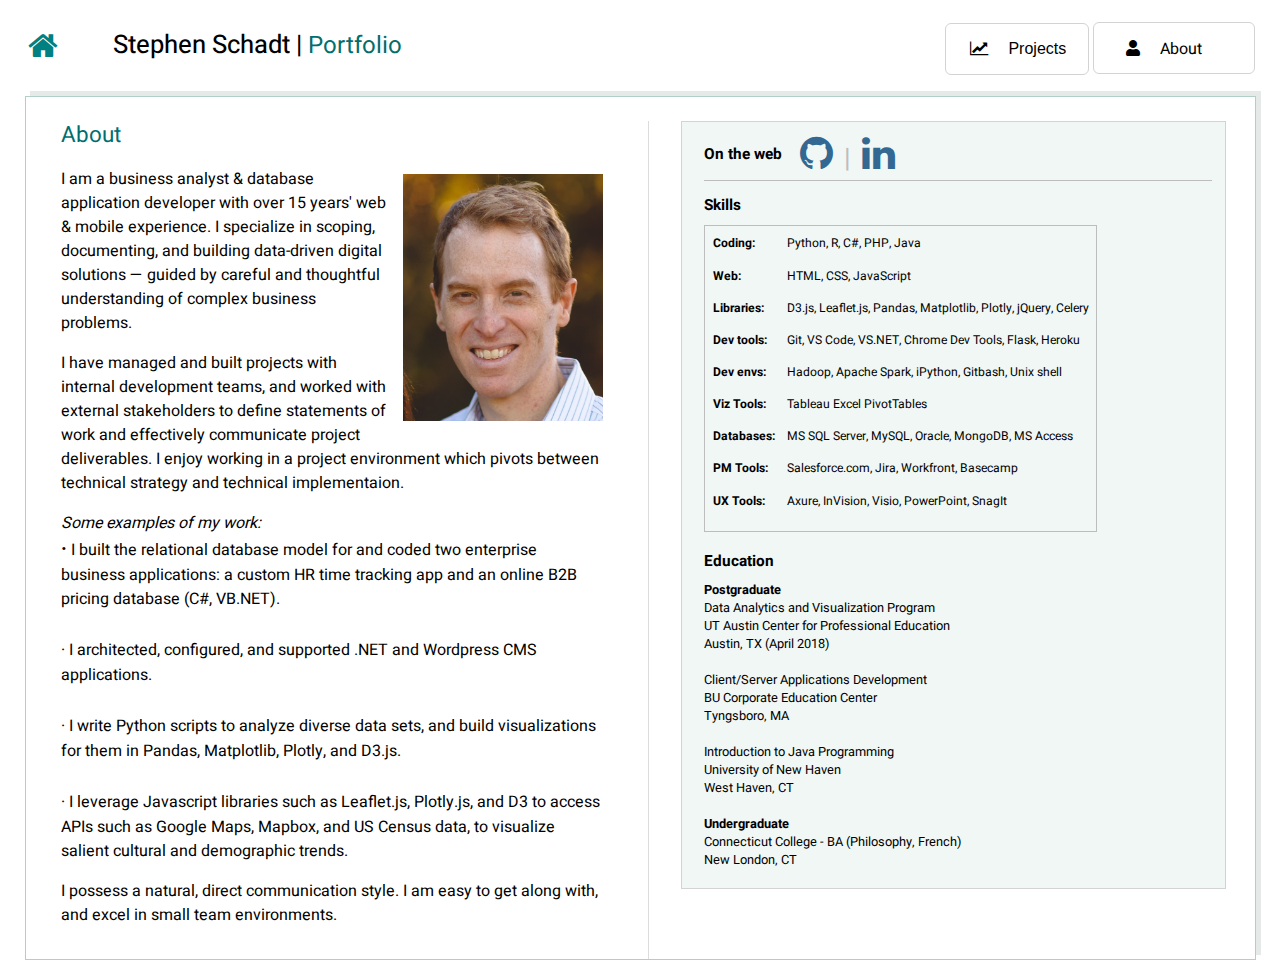
<file: about.html>
<!DOCTYPE html>
<html lang="en">

<head>
  <meta charset="UTF-8">
  <title>Stephen Schadt - Austin, TX - Home</title>
   <link href="https://use.fontawesome.com/releases/v5.0.8/css/all.css" rel="stylesheet">
  <link href="https://cdnjs.cloudflare.com/ajax/libs/font-awesome/4.7.0/css/font-awesome.min.css" rel="stylesheet">
  <link href="https://fonts.googleapis.com/css?family=Heebo|Roboto" rel="stylesheet">
  <link rel="stylesheet" href="css/style.css">  
</head>

<body>
    <div id="wrapper-viz" class="containerGrid">
        <svg viewBox="0 0 3 2" />
        <div id="content">
            <header>
                <div class="logo">
                    <div class="home"><a href="index.html"><i class="fa fa-home fa-2x" aria-hidden="true"></i></a></div>
                    <div class="description">
                        <span class="name">Stephen Schadt | </span>
                        <span class="port">Portfolio</span>
                    </div>
                </div>
                <div class="menu">
                    <div class="dropdown">
                        <button class="dropbtn">
                            <span class="text">
                                <i class="fa fa-chart-line" aria-hidden="true"></i>
                                Projects
                            </span>
                        </button>
                        <div class="dropdown-content">
                            <a href="aliens.html">UFO sightings database</a>
                            <a href="music.html">Music tastes by city</a>
                            <a href="animals.html">Animal shelter intakes</a>
                            <a href="mars.html">Mars data exploration</a>
                            <a href="weather.html">Weather trend analysis</a>
                            <a href="biodiversity.html">Biodiversity sample analysis</a>
                        </div>
                    </div>
                    <div class="link link-right">
                        <a href="about.html">
                            <span class="text">
                                <i class="fas fa-user"></i>
                                About
                            </span>
                        </a>
                    </div>
                </div>
            </header>
            <main class="about">
                <div class="vizbox-container about">
                    <h2>About</h2> 
                    <img src="images/headshot.jpg" class="headshot" />

                    <p>
                        I am a business analyst &amp; database application developer with over 15 years' web &amp; 
                        mobile experience. 
                        I specialize in scoping, documenting, and building data-driven digital solutions &mdash;
                        guided by careful and thoughtful understanding of complex business problems. 
                    </p>
                    <p>
                        I have managed and built projects with internal development teams, and worked with  
                        external stakeholders to define statements of work and effectively communicate project 
                        deliverables. 
                        I enjoy working in a project environment which pivots between technical strategy 
                        and technical implementaion.
                    </p>
                    <p>
                        <i>Some examples of my work:</i><br>
                        <b style="font-size: 1.2em;">&middot;</b> I built the relational database model for and coded two enterprise business 
                        applications: a custom HR time tracking app and an online B2B pricing database 
                        (C#, VB.NET).
                        <br><br>
                        <b style="font-size: 1.2em;"></b>&middot;</b> I architected, configured, and supported .NET and Wordpress CMS applications.<br><br>
                        <b style="font-size: 1.2em;"></b>&middot;</b> I write Python scripts to analyze diverse data sets, and build visualizations for 
                        them in Pandas, Matplotlib, Plotly, and D3.js. <br><br>
                        <b style="font-size: 1.2em;"></b>&middot;</b> I leverage Javascript libraries such as Leaflet.js, Plotly.js, and D3 to access 
                        APIs such as Google Maps, Mapbox, and US Census data, to visualize salient cultural and 
                        demographic trends.
                    </p>
                    <p>
                        I possess a natural, direct communication style. I am easy to get along with, 
                        and excel in small team environments.
                    </p>
                </div>

                <div class="home-content about">
                    <div class="projectstats">
                        <div class="sociallinks">
                            <div class="header">On the web</div>
                            <div class="links">
                                <a href="https://github.com/sschadt">
                                    <i class="fa fa-github fa-3x icon_color"></i>
                                </a>
                                <span class="divider">|</span>                              
                                <a href="https://www.linkedin.com/in/stephen-schadt/">
                                    <i class="fa fa-linkedin fa-3x icon_color"></i>
                                </a>
                            </div>
                        </div>  
                        <hr>
                        <h4>Skills</h4>
                        <table>
                            <tr>
                                <td><b>Coding:</b></td>
                                <td>Python, R, C#, PHP, Java</td>
                            </tr>
                            <tr>
                                <td><b>Web:</b></td> 
                                <td>HTML, CSS, JavaScript</td>
                            </tr>
                            <tr>
                                <td><b>Libraries:</b></td>  
                                <td>D3.js, Leaflet.js, Pandas, Matplotlib, Plotly, jQuery, Celery</td>
                            </tr>
                            <tr>
                                <td><b>Dev tools:</b></td>
                                <td>Git, VS Code, VS.NET, Chrome Dev Tools, Flask, Heroku</td>
                            </tr>
                            <tr>
                                <td><b>Dev envs:</b></td>
                                <td>Hadoop, Apache Spark, iPython, Gitbash, Unix shell</td> 
                            </tr>
                            <tr>
                                <td><b>Viz Tools:</b></td>
                                <td>Tableau Excel PivotTables</td>
                            </tr>
                            <tr>
                                <td><b>Databases:</b></td>
                                <td>MS SQL Server, MySQL, Oracle, MongoDB, MS Access</td>
                            </tr>
                            <tr>
                                <td><b>PM Tools:</b></td>
                                <td> Salesforce.com, Jira, Workfront, Basecamp</td>
                            </tr>
                            <tr>
                                <td><b>UX Tools:</b></td>
                                <td>Axure, InVision, Visio, PowerPoint, SnagIt</td>
                            </tr>
                        </table>
                        <div class="education">
                            <h4 class="padded">Education</h4>  
                            <b>Postgraduate</b><br>
                            Data Analytics and Visualization Program<br>
                            UT Austin Center for Professional Education<br>
                            Austin, TX (April 2018)
                            <br /><br />
                            Client/Server Applications Development<br>
                            BU Corporate Education Center<br>
                            Tyngsboro, MA
                            <br /><br />
                            Introduction to Java Programming<br>
                            University of New Haven<br>
                            West Haven, CT
                            <br /><br />
                            <b>Undergraduate</b><br>
                            Connecticut College - BA (Philosophy, French)<br>
                            New London, CT
                            <br><br>
                        </div>
                    </div>
                </div>
            </main>
        </div>
    </div>
</body>

</html>
</file>
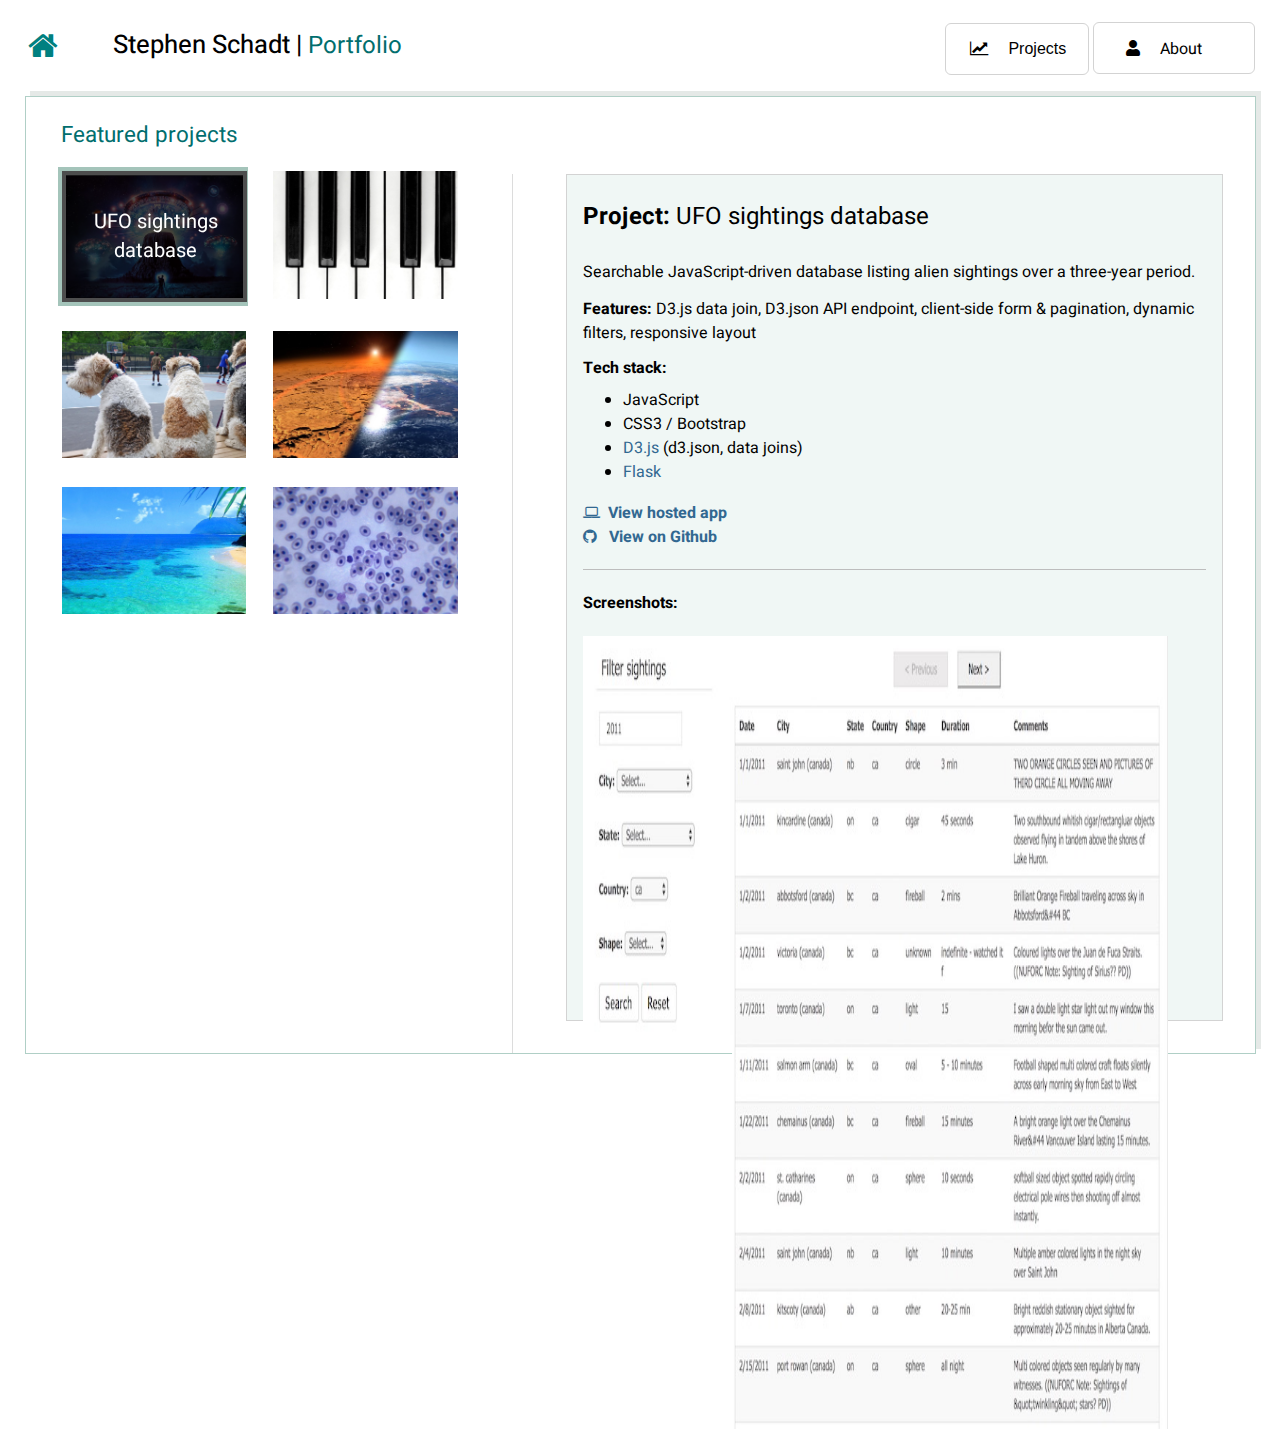
<file: aliens.html>
<!DOCTYPE html>
<html lang="en">

<head>
  <meta charset="UTF-8">
  <title>Stephen Schadt - Austin, TX - Home</title>
  <link href="https://use.fontawesome.com/releases/v5.0.8/css/all.css" rel="stylesheet">
  <link href="https://cdnjs.cloudflare.com/ajax/libs/font-awesome/4.7.0/css/font-awesome.min.css" rel="stylesheet">
  <link href="https://fonts.googleapis.com/css?family=Heebo|Roboto" rel="stylesheet">
  <link rel="stylesheet" href="css/style.css">  
</head>

<body>
    <div id="wrapper-viz" class="containerGrid">
        <svg viewBox="0 0 3 2" />
        <div id="content">
            <header>
                <div class="logo">
                    <div class="home"><a href="index.html"><i class="fa fa-home fa-2x" aria-hidden="true"></i></a></div>
                    <div class="description">
                        <span class="name">Stephen Schadt | </span>
                        <span class="port">Portfolio</span>
                    </div>
                </div>
                <div class="menu">
                    <div class="dropdown">
                        <button class="dropbtn">
                            <span class="text">
                                <i class="fa fa-chart-line" aria-hidden="true"></i>
                                Projects
                            </span>
                        </button>
                        <div class="dropdown-content">
                            <a href="aliens.html">UFO sightings database</a>
                            <a href="music.html">Music tastes by city</a>
                            <a href="animals.html">Animal shelter intakes</a>
                            <a href="mars.html">Mars data exploration</a>
                            <a href="weather.html">Weather trend analysis</a>
                            <a href="biodiversity.html">Biodiversity sample analysis</a>
                        </div>
                    </div>
                    <div class="link link-right">
                        <a href="about.html">
                            <span class="text">
                                <i class="fas fa-user"></i>
                                About
                            </span>
                        </a>
                    </div>
                </div>
            </header>
            <main>
                <div class="vizbox-container">
                    <h2>Featured projects</h2> 
                    <div class="vizbox">          
                        <div class="viz selected">
                            <div class="container selected">
                                <a href="aliens.html">
                                    <img src="images/alieninvasion.jpg" alt="Close encounters of the third kind movie poster" class="image" style="width:100%">
                                    <div class="middle">
                                        <div class="link_text">
                                            <p>UFO sightings database</p>
                                        </div>
                                    </div>
                                </a>
                            </div>
                        </div>          
                        <div class="viz">
                            <div class="container">
                                <a href="music.html">
                                    <img src="images/piano.jpg" alt="Piano" class="image" style="width:100%">
                                    <div class="middle">
                                        <div class="link_text">
                                            <p>Music tastes by city</p>
                                        </div>
                                    </div>
                                </a>
                            </div>
                        </div>
                        <div class="viz">
                            <div class="container">
                                <a href="animals.html">
                                    <img src="images/dogsbball.jpg" alt="Dogs watching b-ball on playground" class="image" style="width:100%">
                                    <div class="middle">
                                        <div class="link_text">
                                            <p>Animal shelter intakes</p>
                                        </div>
                                    </div>
                                </a>
                            </div>
                        </div>
                        <div class="viz">
                            <div class="container">
                                <a href="mars.html">
                                    <img src="images/marsearth.jpg" alt="Mars and Earth" class="image" style="width:100%">
                                    <div class="middle">
                                        <div class="link_text">
                                            <p>Mars data exploration</p>
                                        </div>
                                    </div>
                                </a>
                            </div>
                        </div>        
                        <div class="viz">
                            <div class="container">
                                <a href="weather.html">
                                    <img src="images/hawaii.jpg" alt="Hawaii beach" class="image" style="width:100%">
                                    <div class="middle">
                                        <div class="link_text">
                                            <p>Weather trend analysis</p>
                                        </div>
                                    </div>
                                </a>
                            </div>
                        </div> 
                        <div class="viz">
                            <div class="container">
                                <a href="biodiversity.html">
                                    <img src="images/cells.jpg" alt="Microbe cells under a microscope" class="image" style="width:100%">
                                    <div class="middle">
                                        <div class="link_text">
                                            <p>Biodiversity sample analysis</p>
                                        </div>
                                    </div>
                                </a>
                            </div>
                        </div>
                    </div>
                </div>

                <div class="home-content">
                    <div class="projectstats">
                        <h3><b>Project:</b> UFO sightings database</h3>
                        <p>
                             Searchable JavaScript-driven database listing alien sightings over a three-year period.
                        </p>
                        <p>
                             <b>Features:</b> D3.js data join, D3.json API endpoint, client-side form &amp; pagination, dynamic filters,
                                responsive layout 
                        </p>
                        <b>Tech stack:</b>
                        <ul>
                            <li>JavaScript</li>
                            <li>CSS3 / Bootstrap</li>
                            <li><a target="_blank" href="http://d3js.org">D3.js</a> (d3.json, data joins)</li>
                            <li><a target="_blank" href="http://flask.pocoo.org/docs/0.12/quickstart/">Flask</a></li>
                         </ul>                      
                        <p>
                            <a class="viewmore" href="https://shrouded-beyond-22642.herokuapp.com/static/index.html" target="_blank">
                                <i class="fa fa-laptop icon_color"></i>
                                &nbsp;View hosted app
                            </a>
                            <br>
                            <a class="viewmore" href="https://github.com/sschadt/d3-alieninvasion" target="_blank">
                                <i class="fa fa-github icon_color"></i>
                                &nbsp;&nbsp;View on Github
                            </a>
                        </p>
                        <hr>
                        <h4>Screenshots:</h4>
                        <img class="short" src="images/aliensightings.png" />
                    </div>
 
                </div>
            </main>
        </div>
    </div>
</body>

</html>
</file>
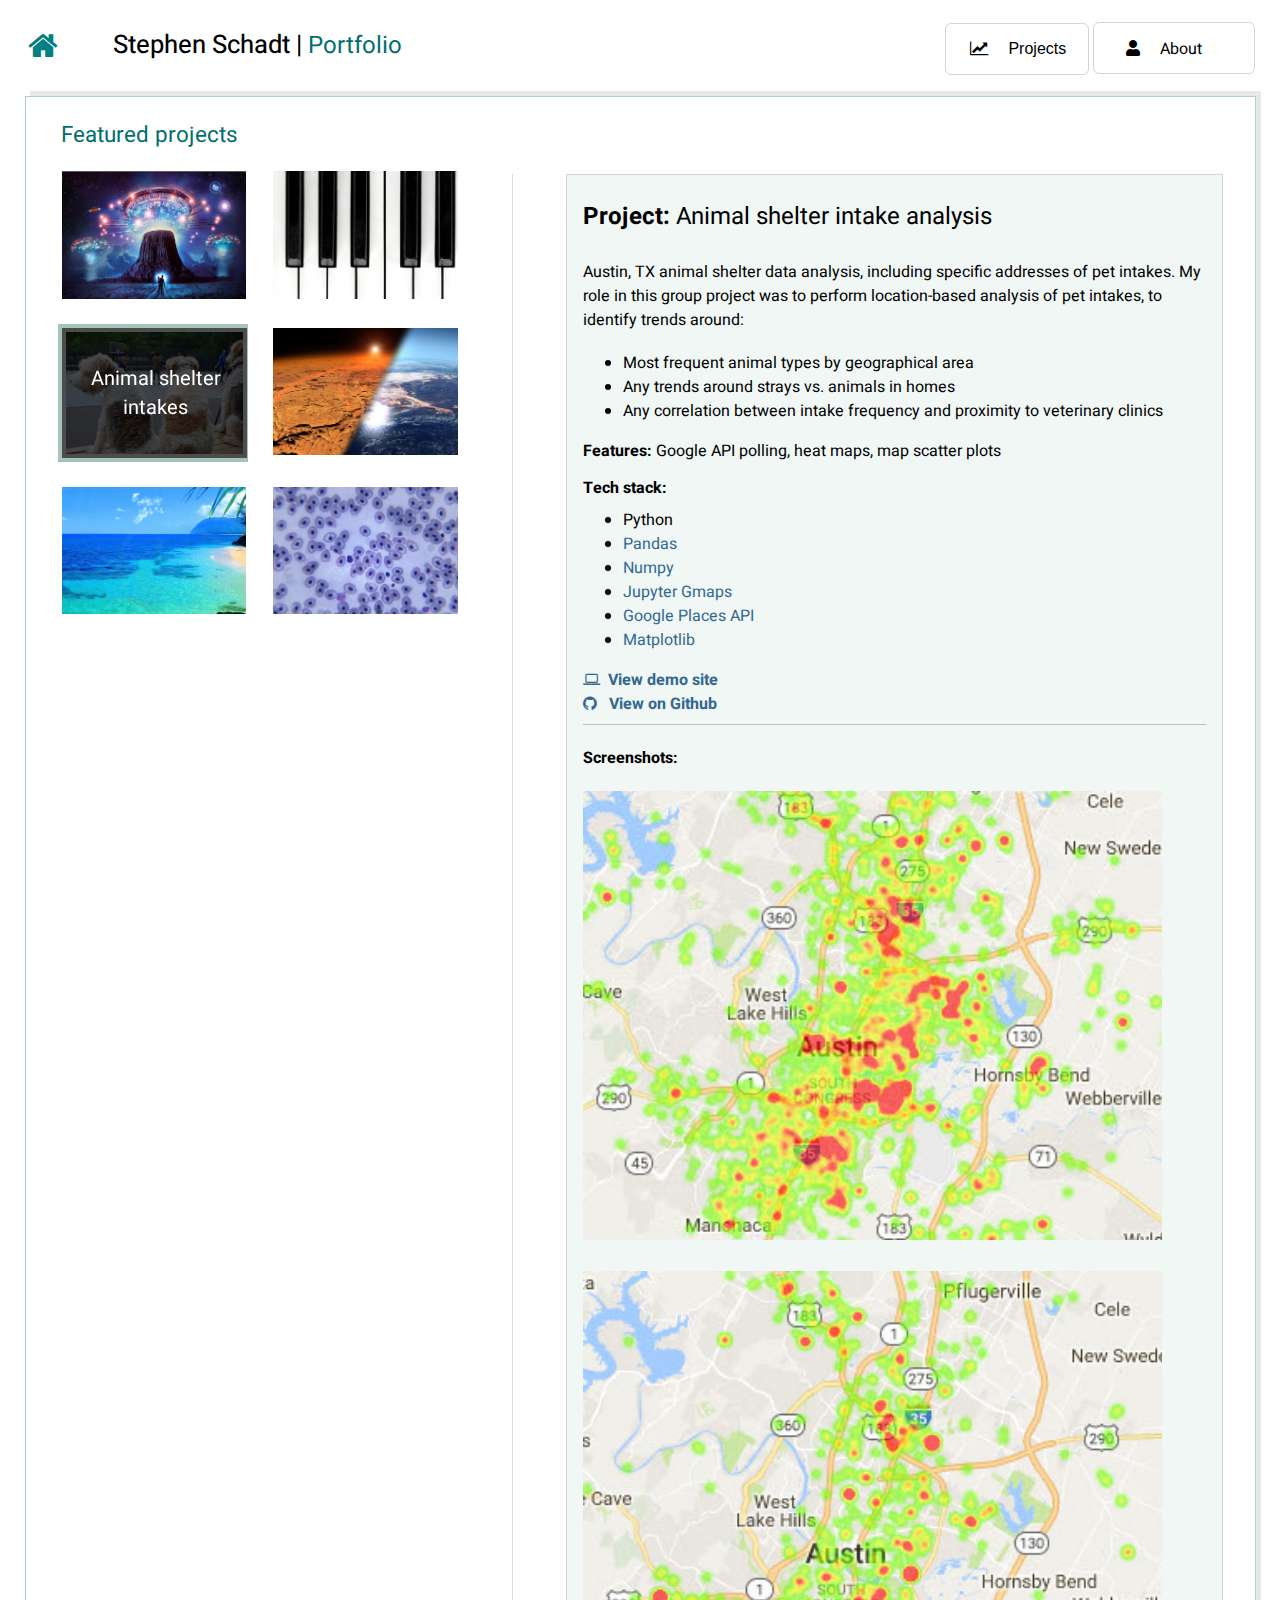
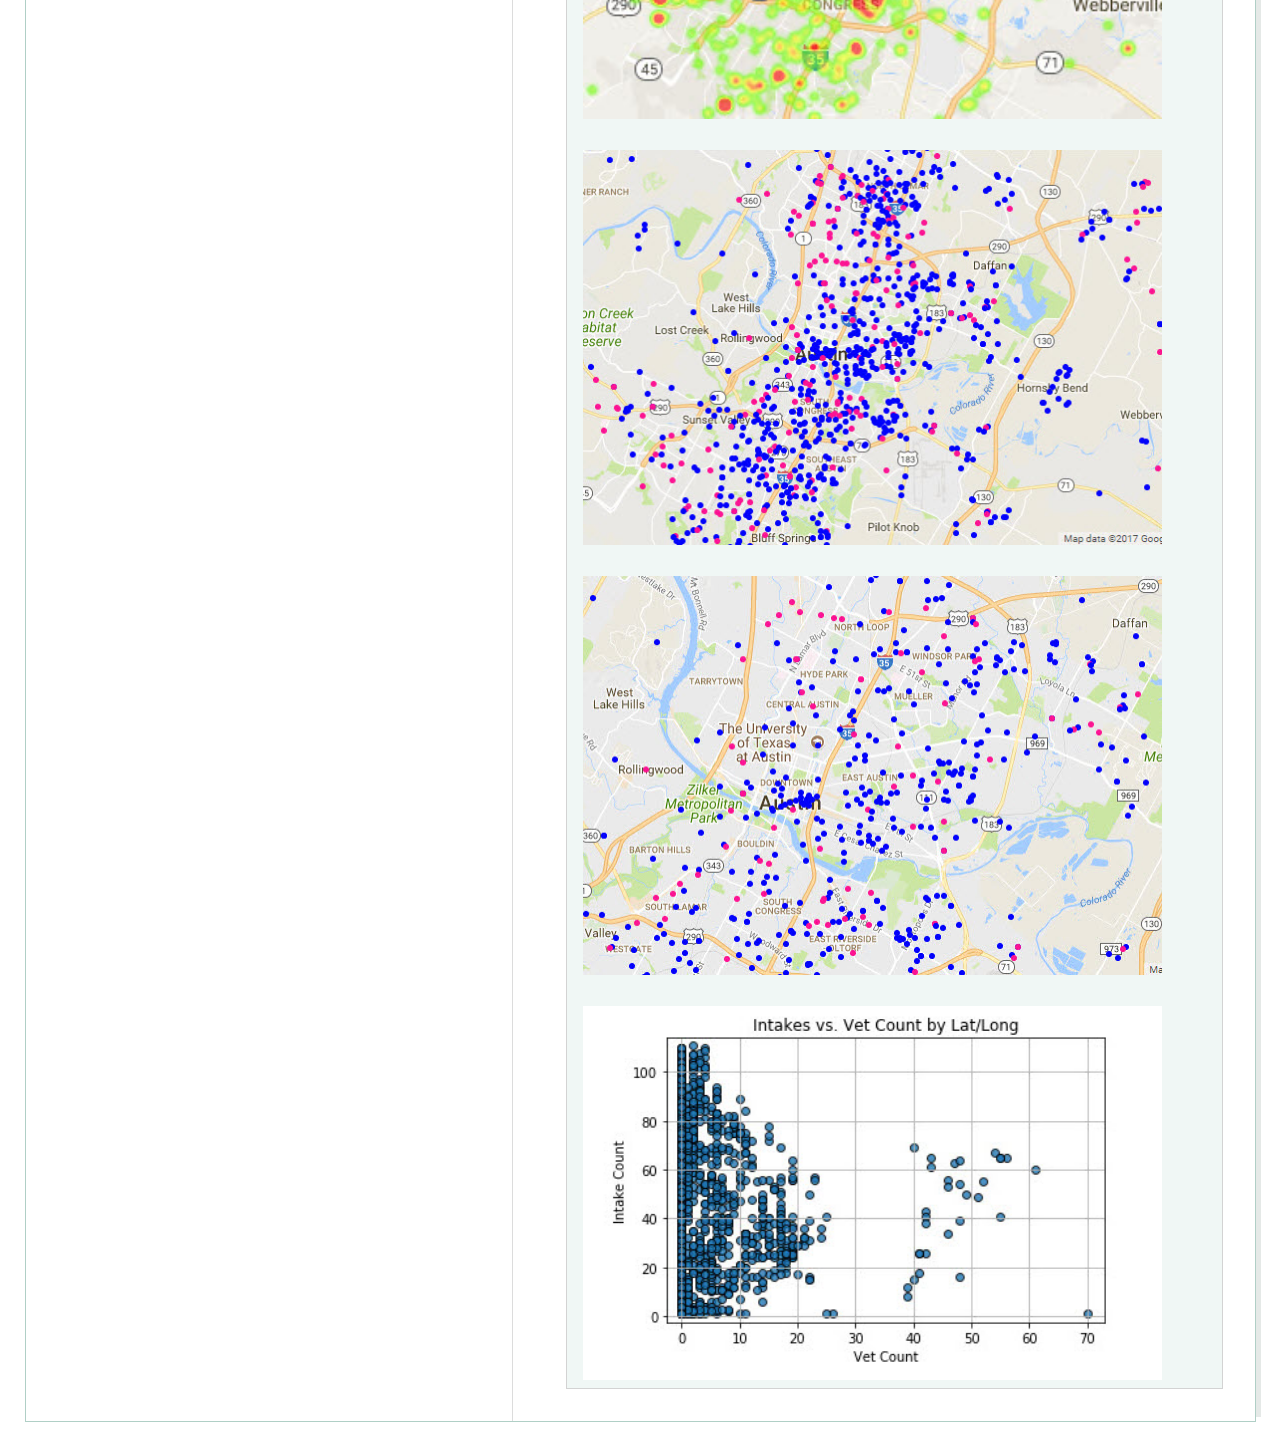
<file: animals.html>
<!DOCTYPE html>
<html lang="en">

<head>
  <meta charset="UTF-8">
  <title>Stephen Schadt - Austin, TX - Home</title>
  <link href="https://use.fontawesome.com/releases/v5.0.8/css/all.css" rel="stylesheet">
  <link href="https://cdnjs.cloudflare.com/ajax/libs/font-awesome/4.7.0/css/font-awesome.min.css" rel="stylesheet">
  <link href="https://fonts.googleapis.com/css?family=Heebo|Roboto" rel="stylesheet">
  <link rel="stylesheet" href="css/style.css">  
</head>

<body>
    <div id="wrapper-viz" class="containerGrid">
        <svg viewBox="0 0 3 2" />
        <div id="content">
            <header>
                <div class="logo">
                    <div class="home"><a href="index.html"><i class="fa fa-home fa-2x" aria-hidden="true"></i></a></div>
                    <div class="description">
                        <span class="name">Stephen Schadt | </span>
                        <span class="port">Portfolio</span>
                    </div>
                </div>
                <div class="menu">
                    <div class="dropdown">
                        <button class="dropbtn">
                            <span class="text">
                                <i class="fa fa-chart-line" aria-hidden="true"></i>
                                Projects
                            </span>
                        </button>
                        <div class="dropdown-content">
                            <a href="aliens.html">UFO sightings database</a>
                            <a href="music.html">Music tastes by city</a>
                            <a href="animals.html">Animal shelter intakes</a>
                            <a href="mars.html">Mars data exploration</a>
                            <a href="weather.html">Weather trend analysis</a>
                            <a href="biodiversity.html">Biodiversity sample analysis</a>
                        </div>
                    </div>
                    <div class="link link-right">
                        <a href="about.html">
                            <span class="text">
                                <i class="fas fa-user"></i>
                                About
                            </span>
                        </a>
                    </div>
                </div>
            </header>
            <main>
                <div class="vizbox-container">
                    <h2>Featured projects</h2> 
                    <div class="vizbox">   
                        <div class="viz">
                            <div class="container">
                                <a href="aliens.html">
                                    <img src="images/alieninvasion.jpg" alt="Close encounters of the third kind movie poster" class="image" style="width:100%">
                                    <div class="middle">
                                        <div class="link_text">
                                            <p>UFO sightings database</p>
                                        </div>
                                    </div>
                                </a>
                            </div>
                        </div>          
                        <div class="viz">
                            <div class="container">
                                <a href="music.html">
                                    <img src="images/piano.jpg" alt="Piano" class="image" style="width:100%">
                                    <div class="middle">
                                        <div class="link_text">
                                            <p>Music tastes by city</p>
                                        </div>
                                    </div>
                                </a>
                            </div>
                        </div>
                        <div class="viz selected">
                            <div class="container selected">
                                <a href="animals.html">
                                    <img src="images/dogsbball.jpg" alt="Dogs watching b-ball on playground" class="image" style="width:100%">
                                    <div class="middle">
                                        <div class="link_text">
                                            <p>Animal shelter intakes</p>
                                        </div>
                                    </div>
                                </a>
                            </div>
                        </div>
                        <div class="viz">
                            <div class="container">
                                <a href="mars.html">
                                    <img src="images/marsearth.jpg" alt="Mars and Earth" class="image" style="width:100%">
                                    <div class="middle">
                                        <div class="link_text">
                                            <p>Mars data exploration</p>
                                        </div>
                                    </div>
                                </a>
                            </div>
                        </div>        
                        <div class="viz">
                            <div class="container">
                                <a href="weather.html">
                                    <img src="images/hawaii.jpg" alt="Hawaii beach" class="image" style="width:100%">
                                    <div class="middle">
                                        <div class="link_text">
                                            <p>Weather trend analysis</p>
                                        </div>
                                    </div>
                                </a>
                            </div>
                        </div> 
                        <div class="viz">
                            <div class="container">
                                <a href="biodiversity.html">
                                    <img src="images/cells.jpg" alt="Microbe cells under a microscope" class="image" style="width:100%">
                                    <div class="middle">
                                        <div class="link_text">
                                            <p>Biodiversity sample analysis</p>
                                        </div>
                                    </div>
                                </a>
                            </div>
                        </div>
     
                    </div>
                </div>

                <div class="home-content">
                    <div class="projectstats">
                        <h3><b>Project:</b> Animal shelter intake analysis</h3>
                        <p>
                            Austin, TX animal shelter data analysis, including specific addresses of pet intakes. My role in this
                            group project was to perform location-based analysis of pet intakes, to identify trends around:
                            <ul>
                                <li>Most frequent animal types by geographical area</li>
                                <li>Any trends around strays vs. animals in homes</li>
                                <li>Any correlation between intake frequency and proximity to veterinary clinics</li>
                            </ul>
                          <b>Features:</b> Google API polling, heat maps, map scatter plots
                        </p>
                        <b>Tech stack:</b>
                        <ul>
                            <li>Python</li>
                            <li><a target="_blank" href="https://pandas.pydata.org">Pandas</a></li>
                            <li><a target="_blank" href="http://www.numpy.org/">Numpy</a></li>
                            <li><a target="_blank" href="https://jupyter-gmaps.readthedocs.io/en/stable/">Jupyter Gmaps</a></li>
                            <li><a target="_blank" href="https://developers.google.com/places/">Google Places API</a></li>
                            <li><a target="_blank" href="https://matplotlib.org/">Matplotlib</a></li>
                    </ul>
                        <a class="viewmore" target="_blank" href="https://sschadt.github.io/animal-shelter-dashboard/">
                            <i class="fa fa-laptop icon_color"></i>
                            &nbsp;View demo site
                        </a>
                        <br>
                        <a class="viewmore" target="_blank" href="https://git.io/vNnVM">
                            <i class="fa fa-github icon_color"></i>
                            &nbsp;&nbsp;View on Github
                        </a>
                        <hr>
                        <h4>Screenshots:</h4>                             
                        <img src="images/heatmap_animals_dogs_1.jpg" alt="Google Maps heatmap: Dogs">
                        <br /><br />
                        <img src="images/heatmap_animals_cats_1.jpg" alt="Google Maps heatmap: Cats">
                        <br /><br />
                        <img src="images/scatter_dogs_cats_1.jpg" alt="Google scatter map of dogs and cats in Austin">
                        <br /><br />
                        <img src="images/scatter_dogs_cats_2 (mid).jpg" alt="Google scatter map of dogs and cats in Austin">
                        <br /><br />
                        <img src="images/scatter_vet_count.jpg" alt="Intake count vs. Vet count by geographical radius">    
                    </div>
                </div>
            </main>
        </div>
    </div>
</body>

</html>
</file>
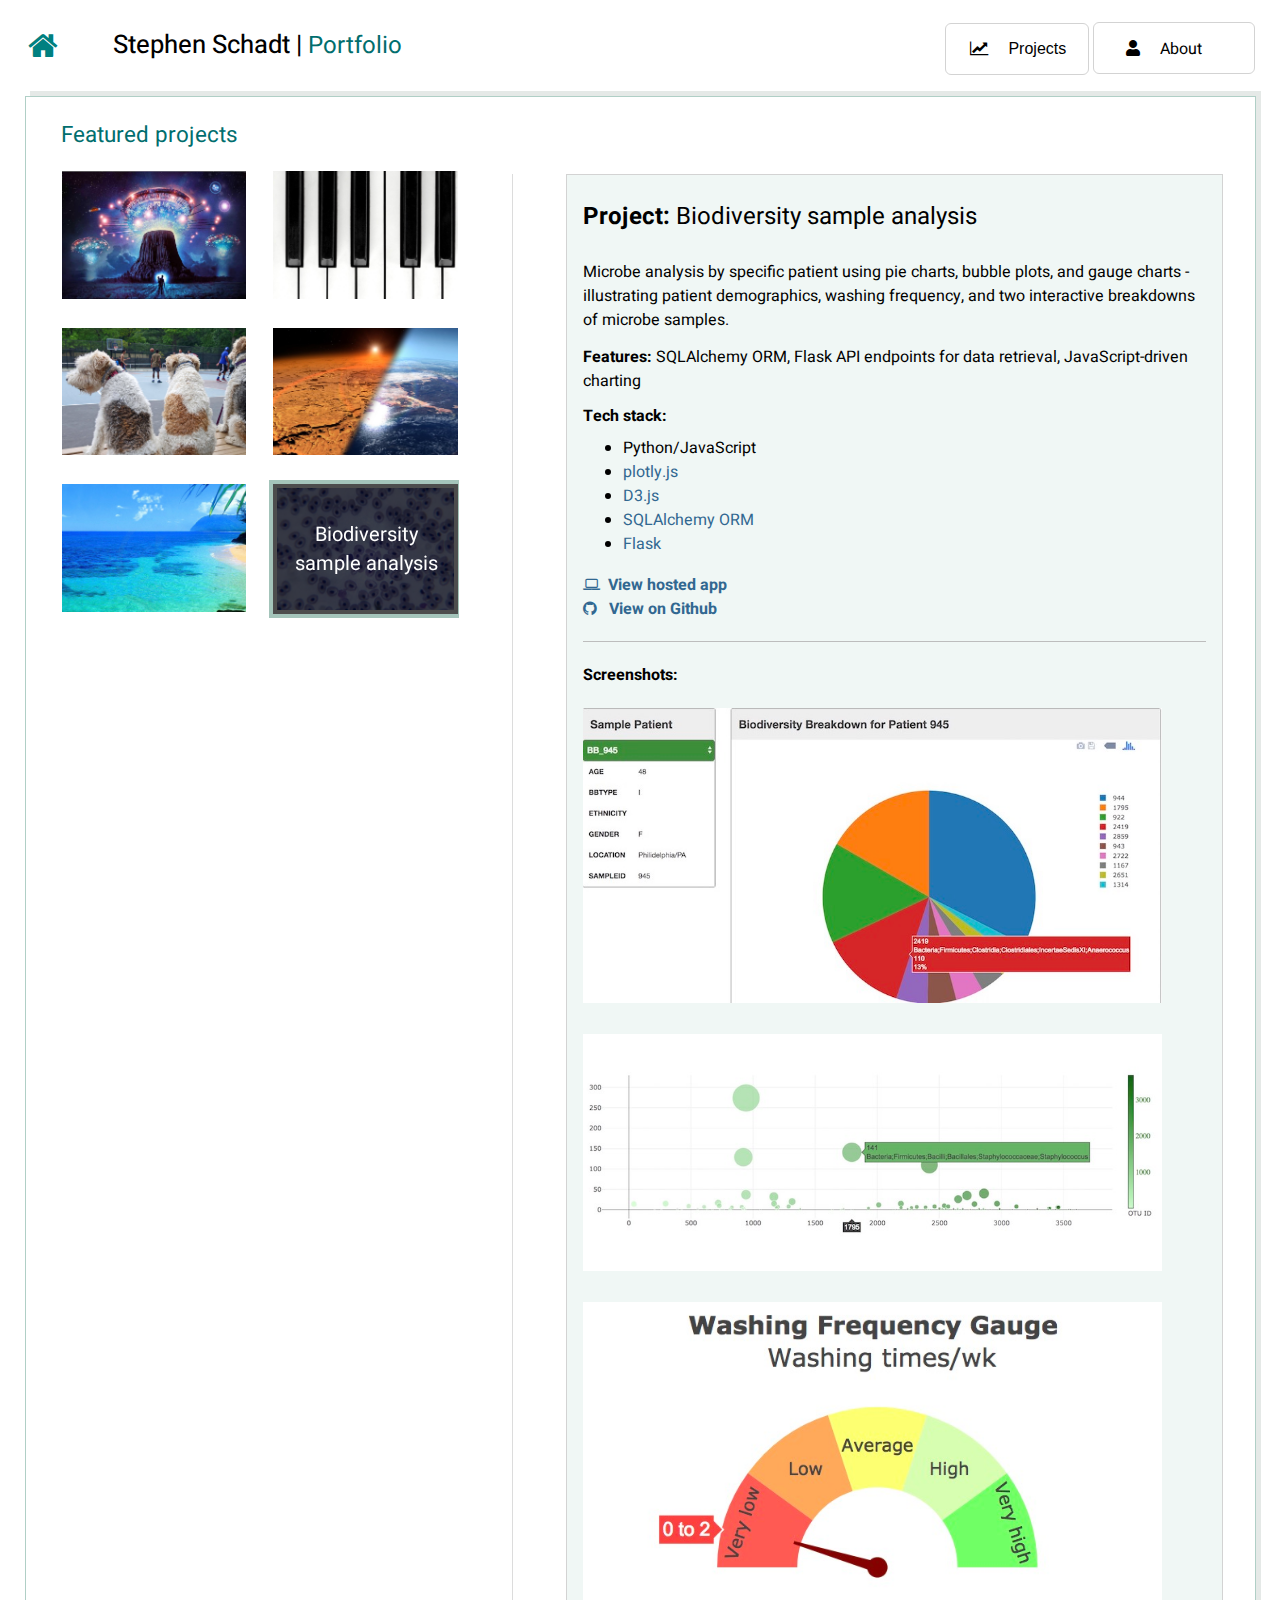
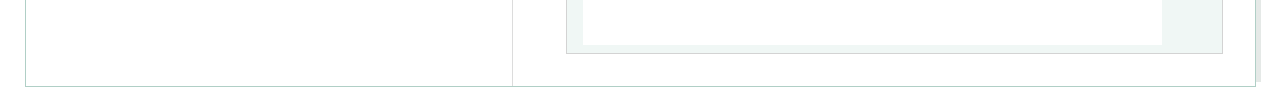
<file: biodiversity.html>
<!DOCTYPE html>
<html lang="en">

<head>
  <meta charset="UTF-8">
  <title>Stephen Schadt - Austin, TX - Home</title>
  <link href="https://use.fontawesome.com/releases/v5.0.8/css/all.css" rel="stylesheet">
  <link href="https://cdnjs.cloudflare.com/ajax/libs/font-awesome/4.7.0/css/font-awesome.min.css" rel="stylesheet">  
  <link href="https://fonts.googleapis.com/css?family=Heebo|Roboto" rel="stylesheet">
  <link rel="stylesheet" href="css/style.css">  
</head>

<body>
    <div id="wrapper-viz" class="containerGrid">
        <svg viewBox="0 0 3 2" />
        <div id="content">
            <header>
                <div class="logo">
                    <div class="home"><a href="index.html"><i class="fa fa-home fa-2x" aria-hidden="true"></i></a></div>
                    <div class="description">
                        <span class="name">Stephen Schadt | </span>
                        <span class="port">Portfolio</span>
                    </div>
                </div>
                <div class="menu">
                    <div class="dropdown">
                        <button class="dropbtn">
                            <span class="text">
                                <i class="fa fa-chart-line" aria-hidden="true"></i>
                                Projects
                            </span>
                        </button>
                        <div class="dropdown-content">
                            <a href="aliens.html">UFO sightings database</a>
                            <a href="music.html">Music tastes by city</a>
                            <a href="animals.html">Animal shelter intakes</a>
                            <a href="mars.html">Mars data exploration</a>
                            <a href="weather.html">Weather trend analysis</a>
                            <a href="biodiversity.html">Biodiversity sample analysis</a>
                        </div>
                    </div>
                    <div class="link link-right">
                        <a href="about.html">
                            <span class="text">
                                <i class="fas fa-user"></i>
                                About
                            </span>
                        </a>
                    </div>
                </div>
            </header>
            <main>
                <div class="vizbox-container">
                    <h2>Featured projects</h2> 
                    <div class="vizbox">  
                        <div class="viz">
                            <div class="container">
                                <a href="aliens.html">
                                    <img src="images/alieninvasion.jpg" alt="Close encounters of the third kind movie poster" class="image" style="width:100%">
                                    <div class="middle">
                                        <div class="link_text">
                                            <p>UFO sightings database</p>
                                        </div>
                                    </div>
                                </a>
                            </div>
                        </div>           
                        <div class="viz">
                            <div class="container">
                                <a href="music.html">
                                    <img src="images/piano.jpg" alt="Piano" class="image" style="width:100%">
                                    <div class="middle">
                                        <div class="link_text">
                                            <p>Music tastes by city</p>
                                        </div>
                                    </div>
                                </a>
                            </div>
                        </div>
                        <div class="viz">
                            <div class="container">
                                <a href="animals.html">
                                    <img src="images/dogsbball.jpg" alt="Dogs watching b-ball on playground" class="image" style="width:100%">
                                    <div class="middle">
                                        <div class="link_text">
                                            <p>Animal shelter intake analysis</p>
                                        </div>
                                    </div>
                                </a>
                            </div>
                        </div>
 
                        <div class="viz">
                            <div class="container">
                                <a href="mars.html">
                                    <img src="images/marsearth.jpg" alt="Mars and Earth" class="image" style="width:100%">
                                    <div class="middle">
                                        <div class="link_text">
                                            <p>Mars data exploration</p>
                                        </div>
                                    </div>
                                </a>
                            </div>
                        </div>        
                        <div class="viz">
                            <div class="container">
                                <a href="weather.html">
                                    <img src="images/hawaii.jpg" alt="Hawaii beach" class="image" style="width:100%">
                                    <div class="middle">
                                        <div class="link_text">
                                            <p>Climate data analysis</p>
                                        </div>
                                    </div>
                                </a>
                            </div>
                        </div> 
                        <div class="viz selected">
                            <div class="container selected">
                                <a href="biodiversity.html">
                                    <img src="images/cells.jpg" alt="Microbe cells under a microscope" class="image" style="width:100%">
                                    <div class="middle">
                                        <div class="link_text">
                                            <p>Biodiversity sample analysis</p>
                                        </div>
                                    </div>
                                </a>
                            </div>
                        </div> 
                    </div>
                </div>

                <div class="home-content">
                    <div class="projectstats">
                        <h3><b>Project:</b> Biodiversity sample analysis</h3>
                        <p>
                             Microbe analysis by specific patient using pie charts, bubble plots, and gauge charts - illustrating patient demographics,
                             washing frequency, and two interactive breakdowns of microbe samples.
                        </p>
                        <p>
                             <b>Features:</b> SQLAlchemy ORM, Flask API endpoints for data retrieval, 
                                JavaScript-driven charting
                        </p>
                        <b>Tech stack:</b>
                        <ul>
                            <li>Python/JavaScript</li>
                            <li><a target="_blank" href="https://plot.ly/javascript/">plotly.js</a></li>
                            <li><a target="_blank" href="https://d3js.org">D3.js</a></li>
                            <li><a target="_blank" href="https://www.sqlalchemy.org/">SQLAlchemy ORM</a></li>
                            <li><a target="_blank" href="http://flask.pocoo.org/docs/0.12/quickstart/" rel="nofollow">Flask</a></li>
                        </ul>
                        <p>
                            <a class="viewmore" href="https://sleepy-earth-98949.herokuapp.com/" target="_blank">
                                <i class="fa fa-laptop icon_color"></i>
                                &nbsp;View hosted app
                            </a><br>
                            <a class="viewmore" href="https://github.com/sschadt/plotly-demo" target="_blank">
                                <i class="fa fa-github icon_color"></i>
                                &nbsp;&nbsp;View on Github
                            </a>  
                        </p>
                        <hr>
                        <h4>Screenshots:</h4>
                        <img src="images/bellybutton1.jpg" />
                        <br /><br />
                        <img src="images/bellybutton2.jpg" />
                        <br /><br />
                        <img src="images/bellybutton3.jpg" />
                    </div>
 
                </div>
            </main>
        </div>
    </div>
</body>

</html>
</file>
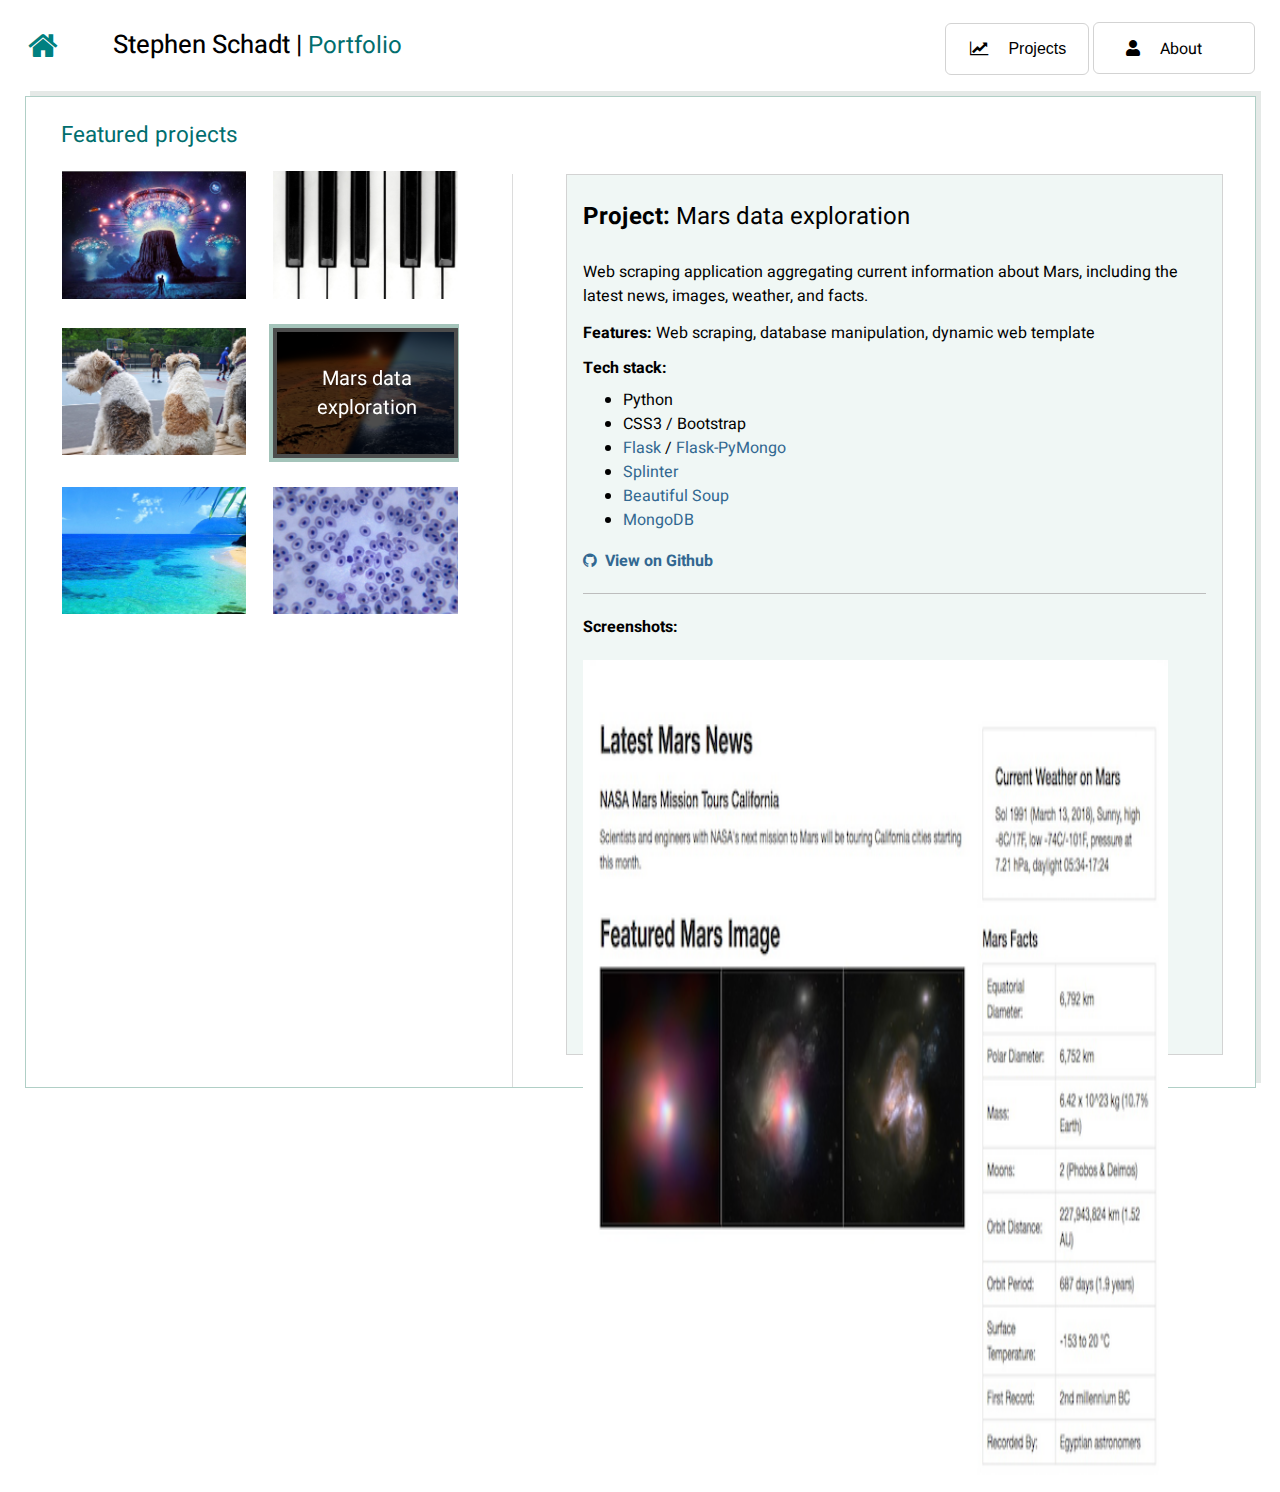
<file: mars.html>
<!DOCTYPE html>
<html lang="en">

<head>
  <meta charset="UTF-8">
  <title>Stephen Schadt - Austin, TX - Home</title>
  <link href="https://use.fontawesome.com/releases/v5.0.8/css/all.css" rel="stylesheet">
  <link href="https://cdnjs.cloudflare.com/ajax/libs/font-awesome/4.7.0/css/font-awesome.min.css" rel="stylesheet">
  <link href="https://fonts.googleapis.com/css?family=Heebo|Roboto" rel="stylesheet">
  <link rel="stylesheet" href="css/style.css">  
</head>

<body>
    <div id="wrapper-viz" class="containerGrid">
        <svg viewBox="0 0 3 2" />
        <div id="content">
            <header>
                <div class="logo">
                    <div class="home"><a href="index.html"><i class="fa fa-home fa-2x" aria-hidden="true"></i></a></div>
                    <div class="description">
                        <span class="name">Stephen Schadt | </span>
                        <span class="port">Portfolio</span>
                    </div>
                </div>
                <div class="menu">
                    <div class="dropdown">
                        <button class="dropbtn">
                            <span class="text">
                                <i class="fa fa-chart-line" aria-hidden="true"></i>
                                Projects
                            </span>
                        </button>
                        <div class="dropdown-content">
                            <a href="aliens.html">UFO sightings database</a>
                            <a href="music.html">Music tastes by city</a>
                            <a href="animals.html">Animal shelter intakes</a>
                            <a href="mars.html">Mars data exploration</a>
                            <a href="weather.html">Weather trend analysis</a>
                            <a href="biodiversity.html">Biodiversity sample analysis</a>
                        </div>
                    </div>
                    <div class="link link-right">
                        <a href="about.html">
                            <span class="text">
                                <i class="fas fa-user"></i>
                                About
                            </span>
                        </a>
                    </div>
                </div>
            </header>
            <main>
                <div class="vizbox-container">
                    <h2>Featured projects</h2> 
                    <div class="vizbox">  
                        <div class="viz">
                            <div class="container">
                                <a href="aliens.html">
                                    <img src="images/alieninvasion.jpg" alt="Close encounters of the third kind movie poster" class="image" style="width:100%">
                                    <div class="middle">
                                        <div class="link_text">
                                            <p>UFO sightings database</p>
                                        </div>
                                    </div>
                                </a>
                            </div>
                        </div>           
                        <div class="viz">
                            <div class="container">
                                <a href="music.html">
                                    <img src="images/piano.jpg" alt="Piano" class="image" style="width:100%">
                                    <div class="middle">
                                        <div class="link_text">
                                            <p>Music tastes by city</p>
                                        </div>
                                    </div>
                                </a>
                            </div>
                        </div>
                        <div class="viz">
                            <div class="container">
                                <a href="animals.html">
                                    <img src="images/dogsbball.jpg" alt="Dogs watching b-ball on playground" class="image" style="width:100%">
                                    <div class="middle">
                                        <div class="link_text">
                                            <p>Animal shelter intakes</p>
                                        </div>
                                    </div>
                                </a>
                            </div>
                        </div>
                        <div class="viz selected">
                            <div class="container selected">
                                <a href="mars.html">
                                    <img src="images/marsearth.jpg" alt="Mars and Earth" class="image" style="width:100%">
                                    <div class="middle">
                                        <div class="link_text">
                                            <p>Mars data exploration</p>
                                        </div>
                                    </div>
                                </a>
                            </div>
                        </div>        
                        <div class="viz">
                            <div class="container">
                                <a href="weather.html">
                                    <img src="images/hawaii.jpg" alt="Hawaii beach" class="image" style="width:100%">
                                    <div class="middle">
                                        <div class="link_text">
                                            <p>Weather trend analysis</p>
                                        </div>
                                    </div>
                                </a>
                            </div>
                        </div> 
                        <div class="viz">
                            <div class="container">
                                <a href="biodiversity.html">
                                    <img src="images/cells.jpg" alt="Microbe cells under a microscope" class="image" style="width:100%">
                                    <div class="middle">
                                        <div class="link_text">
                                            <p>Biodiversity sample analysis</p>
                                        </div>
                                    </div>
                                </a>
                            </div>
                        </div>
                    </div>
                </div>

                <div class="home-content">
                    <div class="projectstats">
                        <h3><b>Project:</b> Mars data exploration</h3>
                        <p>
                             Web scraping application aggregating current information about Mars, including the latest 
                             news, images, weather, and facts.
                        </p>
                        <p>
                             <b>Features:</b> Web scraping, database manipulation, dynamic web template 
                        </p>
                        <b>Tech stack:</b>
                        <ul>
                            <li>Python</li>
                            <li>CSS3 / Bootstrap</li>
                            <li><a target="_blank" href="http://flask.pocoo.org/docs/0.12/quickstart/" rel="nofollow">Flask</a> / <a href="https://flask-pymongo.readthedocs.io/en/latest/" rel="nofollow">Flask-PyMongo</a></li>
                            <li><a target="_blank" href="https://splinter.readthedocs.io/en/latest/" rel="nofollow">Splinter</a></li>
                            <li><a target="_blank" href="https://www.crummy.com/software/BeautifulSoup/bs4/doc/" rel="nofollow">Beautiful Soup</a></li>
                            <li><a target="_blank" href="https://www.mongodb.com">MongoDB</a></li>                         </ul>                      
                        <p>                         
                            <a class="viewmore" href="https://github.com/sschadt/scraping-demo" target="_blank">
                                <i class="fa fa-github icon_color"></i>
                                &nbsp;View on Github
                            </a>
                        </p>
                        <hr>
                        <h4>Screenshots:</h4>
                        <img class="short" src="images/mars2.png" />
                    </div>
 
                </div>
            </main>
        </div>
    </div>
</body>

</html>
</file>
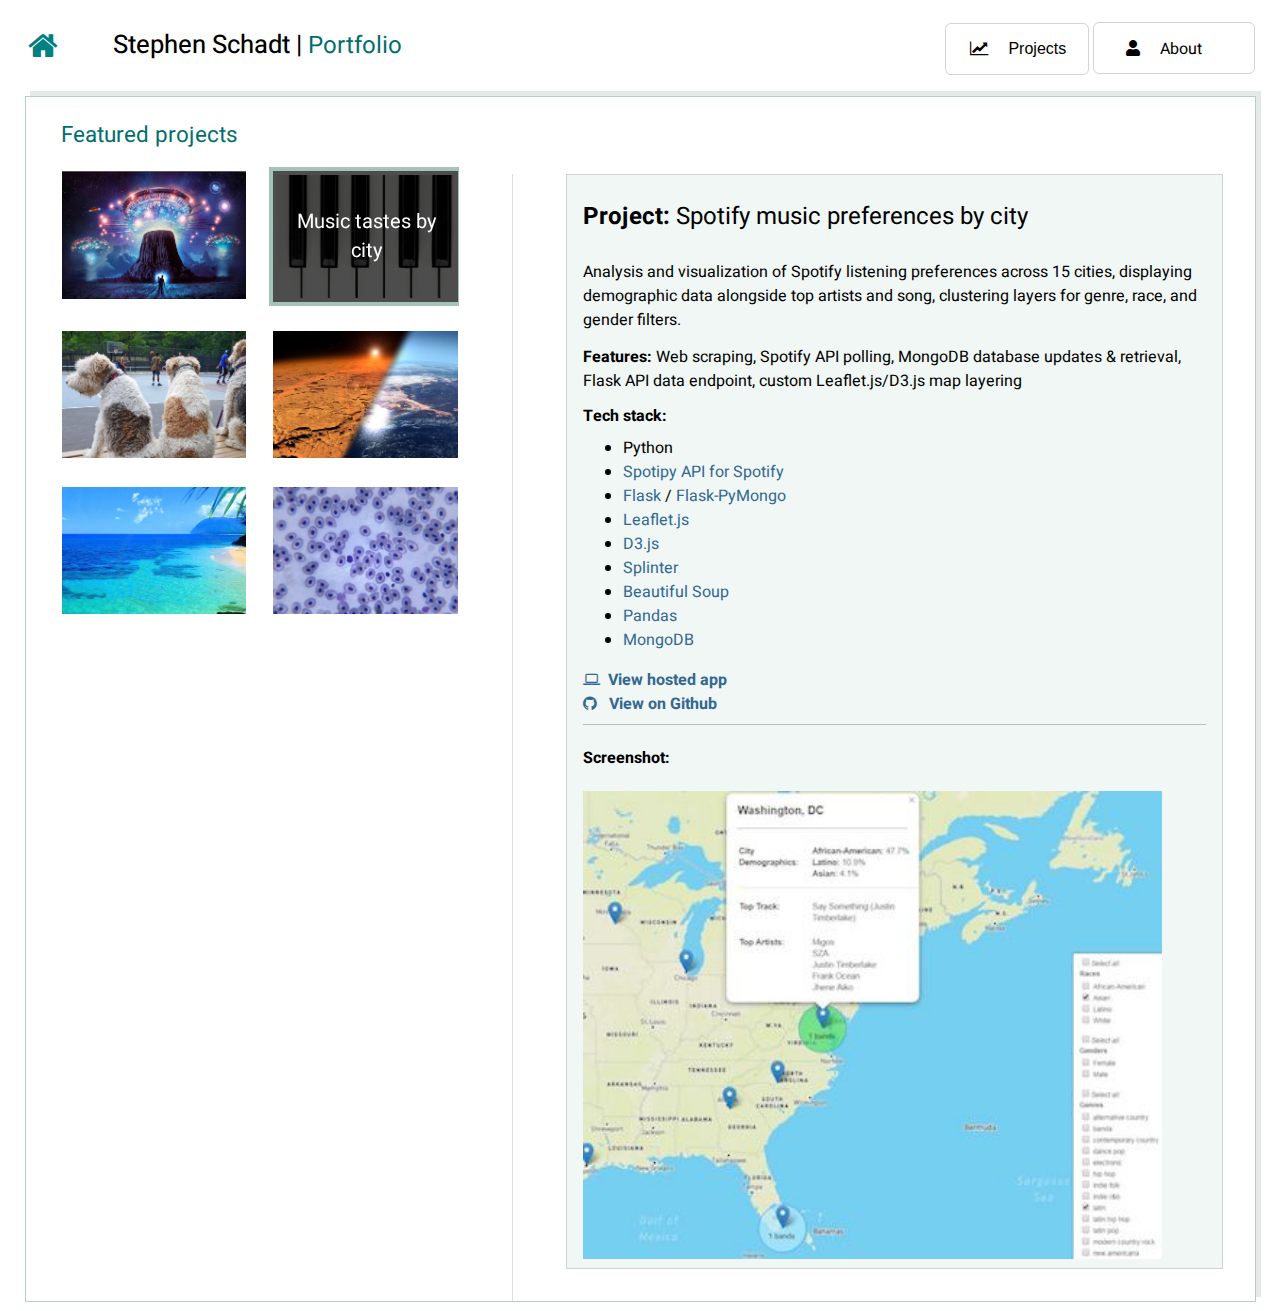
<file: music.html>
<!DOCTYPE html>
<html lang="en">

<head>
  <meta charset="UTF-8">
  <title>Stephen Schadt - Austin, TX - Home</title>
  <link href="https://use.fontawesome.com/releases/v5.0.8/css/all.css" rel="stylesheet">
  <link href="https://cdnjs.cloudflare.com/ajax/libs/font-awesome/4.7.0/css/font-awesome.min.css" rel="stylesheet">
  <link href="https://fonts.googleapis.com/css?family=Heebo|Roboto" rel="stylesheet">
  <link rel="stylesheet" href="css/style.css">  
</head>

<body>
    <div id="wrapper-viz" class="containerGrid">
        <svg viewBox="0 0 3 2" />
        <div id="content">
            <header>
                <div class="logo">
                    <div class="home"><a href="index.html"><i class="fa fa-home fa-2x" aria-hidden="true"></i></a></div>
                    <div class="description">
                        <span class="name">Stephen Schadt | </span>
                        <span class="port">Portfolio</span>
                    </div>
                </div>
                <div class="menu">
                    <div class="dropdown">
                        <button class="dropbtn">
                            <span class="text">
                                <i class="fa fa-chart-line" aria-hidden="true"></i>
                                Projects
                            </span>
                        </button>
                        <div class="dropdown-content">
                            <a href="aliens.html">UFO sightings database</a>
                            <a href="music.html">Music tastes by city</a>
                            <a href="animals.html">Animal shelter intakes</a>
                            <a href="mars.html">Mars data exploration</a>
                            <a href="weather.html">Weather trend analysis</a>
                            <a href="biodiversity.html">Biodiversity sample analysis</a>
                        </div>
                    </div>
                    <div class="link link-right">
                        <a href="about.html">
                            <span class="text">
                                <i class="fas fa-user"></i>
                                About
                            </span>
                        </a>
                    </div>
                </div>
            </header>
            <main>
                <div class="vizbox-container">
                    <h2>Featured projects</h2> 
                    <div class="vizbox">          
                        <div class="viz">
                            <div class="container">
                                <a href="aliens.html">
                                    <img src="images/alieninvasion.jpg" alt="Close encounters of the third kind movie poster" class="image" style="width:100%">
                                    <div class="middle">
                                        <div class="link_text">
                                            <p>UFO sightings database</p>
                                        </div>
                                    </div>
                                </a>
                            </div>
                        </div>          
                        <div class="viz selected">
                            <div class="container selected">
                                <a href="music.html">
                                    <img src="images/piano.jpg" alt="Piano" class="image" style="width:100%">
                                    <div class="middle">
                                        <div class="link_text">
                                            <p>Music tastes by city</p>
                                        </div>
                                    </div>
                                </a>
                            </div>
                        </div>
                        <div class="viz">
                            <div class="container">
                                <a href="animals.html">
                                    <img src="images/dogsbball.jpg" alt="Dogs watching b-ball on playground" class="image" style="width:100%">
                                    <div class="middle">
                                        <div class="link_text">
                                            <p>Animal shelter intakes</p>
                                        </div>
                                    </div>
                                </a>
                            </div>
                        </div>
                        <div class="viz">
                            <div class="container">
                                <a href="mars.html">
                                    <img src="images/marsearth.jpg" alt="Mars and Earth" class="image" style="width:100%">
                                    <div class="middle">
                                        <div class="link_text">
                                            <p>Mars data exploration</p>
                                        </div>
                                    </div>
                                </a>
                            </div>
                        </div>        
                        <div class="viz">
                            <div class="container">
                                <a href="weather.html">
                                    <img src="images/hawaii.jpg" alt="Hawaii beach" class="image" style="width:100%">
                                    <div class="middle">
                                        <div class="link_text">
                                            <p>Weather trend analysis</p>
                                        </div>
                                    </div>
                                </a>
                            </div>
                        </div> 
                        <div class="viz">
                            <div class="container">
                                <a href="biodiversity.html">
                                    <img src="images/cells.jpg" alt="Microbe cells under a microscope" class="image" style="width:100%">
                                    <div class="middle">
                                        <div class="link_text">
                                            <p>Biodiversity sample analysis</p>
                                        </div>
                                    </div>
                                </a>
                            </div>
                        </div>
                    </div>
                </div>

                <div class="home-content">
                    <div class="projectstats">
                        <h3><b>Project:</b> Spotify music preferences by city</h3>
                        <p>Analysis and visualization of Spotify listening preferences across 15 cities, displaying demographic data
                            alongside top artists and song, clustering layers for genre, race, and gender filters.
                        </p>
                        <p>
                            <b>Features:</b> Web scraping, Spotify API polling, MongoDB database updates &amp; retrieval, 
                            Flask API data endpoint, custom Leaflet.js/D3.js map layering
                        </p>                        
                        <b>Tech stack:</b>
                        <ul>
                            <li>Python</li>
                            <li><a target="_blank" href="http://spotipy.readthedocs.io/en/latest/#api-reference" rel="nofollow">Spotipy API for Spotify</a></li>
                            <li><a target="_blank" href="http://flask.pocoo.org/docs/0.12/quickstart/" rel="nofollow">Flask</a> / <a href="https://flask-pymongo.readthedocs.io/en/latest/" rel="nofollow">Flask-PyMongo</a></li>
                            <li><a target="_blank" href="http://leafletjs.com/" rel="nofollow">Leaflet.js</a></li>
                            <li><a target="_blank" href="http://d3js.org" rel="nofollow">D3.js</a></li>
                            <li><a target="_blank" href="https://splinter.readthedocs.io/en/latest/" rel="nofollow">Splinter</a></li>
                            <li><a target="_blank" href="https://www.crummy.com/software/BeautifulSoup/bs4/doc/" rel="nofollow">Beautiful Soup</a></li>
                            <li><a target="_blank" href="https://pandas.pydata.org">Pandas</a></li>
                            <li><a target="_blank" href="https://www.mongodb.com">MongoDB</a></li>
                        </ul>
                        <a class="viewmore" href="https://mighty-taiga-44531.herokuapp.com/static/map.html" target="_blank">
                            <i class="fa fa-laptop icon_color"></i>
                            &nbsp;View hosted app
                        </a><br>
                        <a class="viewmore" href="https://github.com/sschadt/Spotify-Musical-Tastes-by-City" target="_blank">
                            <i class="fa fa-github icon_color"></i>
                            &nbsp;&nbsp;View on Github
                        </a>
                        <hr>
                        <h4>Screenshot:</h4>
                        <img src="images/map.jpg" />
                </div>
            </main>
        </div>
    </div>
</body>

</html>
</file>
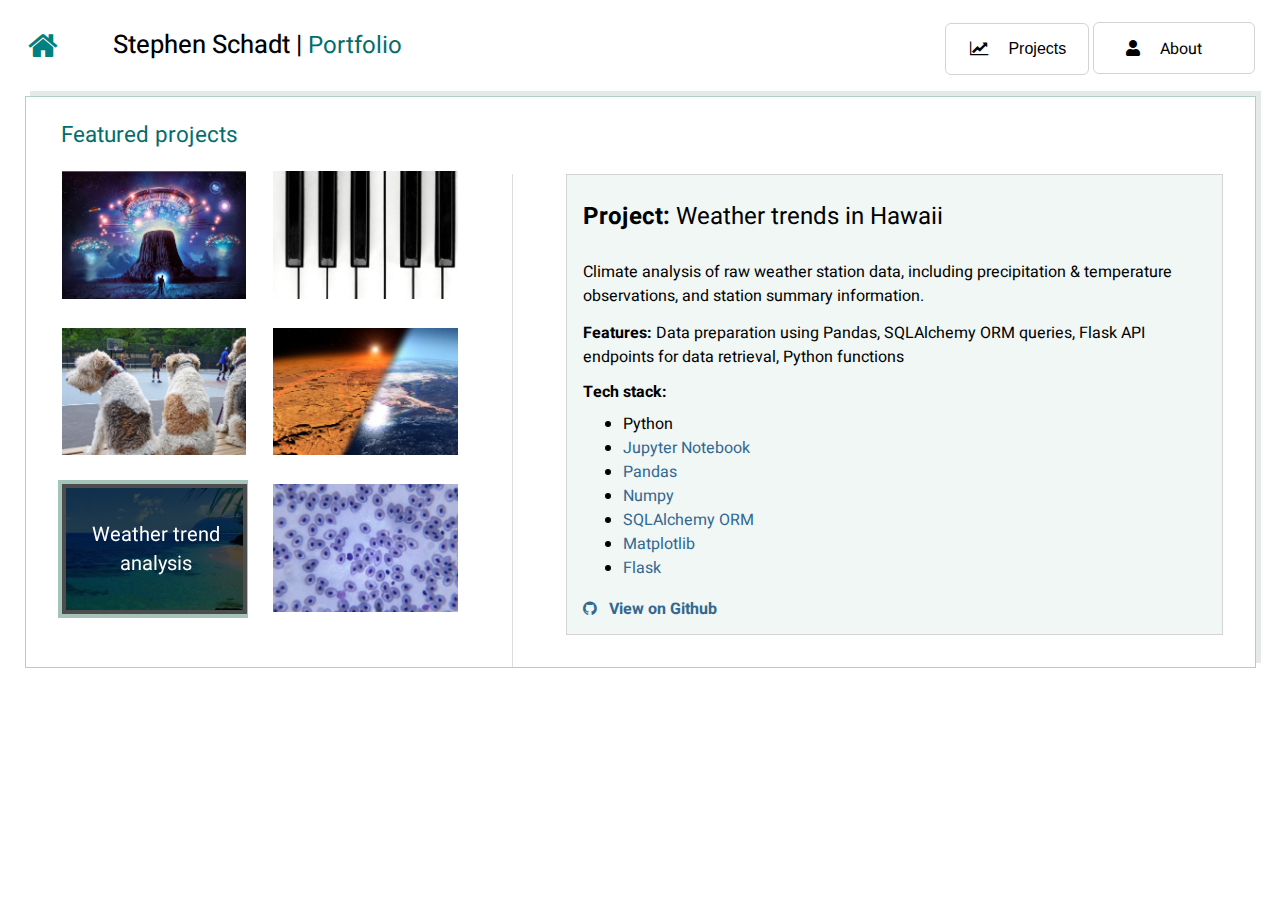
<file: weather.html>
<!DOCTYPE html>
<html lang="en">

<head>
  <meta charset="UTF-8">
  <title>Stephen Schadt - Austin, TX - Home</title>
  <link href="https://use.fontawesome.com/releases/v5.0.8/css/all.css" rel="stylesheet">
  <link href="https://cdnjs.cloudflare.com/ajax/libs/font-awesome/4.7.0/css/font-awesome.min.css" rel="stylesheet">
  <link href="https://fonts.googleapis.com/css?family=Heebo|Roboto" rel="stylesheet">
  <link rel="stylesheet" href="css/style.css">  
</head>

<body>
    <div id="wrapper-viz" class="containerGrid">
        <svg viewBox="0 0 3 2" />
        <div id="content">
            <header>
                <div class="logo">
                    <div class="home"><a href="index.html"><i class="fa fa-home fa-2x" aria-hidden="true"></i></a></div>
                    <div class="description">
                        <span class="name">Stephen Schadt | </span>
                        <span class="port">Portfolio</span>
                    </div>
                </div>
                <div class="menu">
                    <div class="dropdown">
                        <button class="dropbtn">
                            <span class="text">
                                <i class="fa fa-chart-line" aria-hidden="true"></i>
                                Projects
                            </span>
                        </button>
                        <div class="dropdown-content">
                            <a href="aliens.html">UFO sightings database</a>
                            <a href="music.html">Music tastes by city</a>
                            <a href="animals.html">Animal shelter intakes</a>
                            <a href="mars.html">Mars data exploration</a>
                            <a href="weather.html">Weather trend analysis</a>
                            <a href="biodiversity.html">Biodiversity sample analysis</a>
                        </div>
                    </div>
                    <div class="link link-right">
                        <a href="about.html">
                            <span class="text">
                                <i class="fas fa-user"></i>
                                About
                            </span>
                        </a>
                    </div>
                </div>
            </header>
            <main>
                <div class="vizbox-container">
                    <h2>Featured projects</h2> 
                    <div class="vizbox">  
                        <div class="viz">
                            <div class="container">
                                <a href="aliens.html">
                                    <img src="images/alieninvasion.jpg" alt="Close encounters of the third kind movie poster" class="image" style="width:100%">
                                    <div class="middle">
                                        <div class="link_text">
                                            <p>UFO sightings database</p>
                                        </div>
                                    </div>
                                </a>
                            </div>
                        </div>           
                        <div class="viz">
                            <div class="container">
                                <a href="music.html">
                                    <img src="images/piano.jpg" alt="Piano" class="image" style="width:100%">
                                    <div class="middle">
                                        <div class="link_text">
                                            <p>Music tastes by city</p>
                                        </div>
                                    </div>
                                </a>
                            </div>
                        </div>
                        <div class="viz">
                            <div class="container">
                                <a href="animals.html">
                                    <img src="images/dogsbball.jpg" alt="Dogs watching b-ball on playground" class="image" style="width:100%">
                                    <div class="middle">
                                        <div class="link_text">
                                            <p>Animal shelter intakes</p>
                                        </div>
                                    </div>
                                </a>
                            </div>
                        </div>
 
                        <div class="viz">
                            <div class="container">
                                <a href="mars.html">
                                    <img src="images/marsearth.jpg" alt="Mars and Earth" class="image" style="width:100%">
                                    <div class="middle">
                                        <div class="link_text">
                                            <p>Mars data exploration</p>
                                        </div>
                                    </div>
                                </a>
                            </div>
                        </div>        
                        <div class="viz selected">
                            <div class="container selected">
                                <a href="weather.html">
                                    <img src="images/hawaii.jpg" alt="Hawaii beach" class="image" style="width:100%">
                                    <div class="middle">
                                        <div class="link_text">
                                            <p>Weather trend analysis</p>
                                        </div>
                                    </div>
                                </a>
                            </div>
                        </div> 
                        <div class="viz">
                            <div class="container">
                                <a href="biodiversity.html">
                                    <img src="images/cells.jpg" alt="Microbe cells under a microscope" class="image" style="width:100%">
                                    <div class="middle">
                                        <div class="link_text">
                                            <p>Biodiversity sample analysis</p>
                                        </div>
                                    </div>
                                </a>
                            </div>
                        </div> 
                    </div>
                </div>

                <div class="home-content">
                    <div class="projectstats">
                        <h3><b>Project:</b> Weather trends in Hawaii</h3>
                        <p>
                             Climate analysis of raw weather station data, including precipitation &amp; temperature observations, 
                             and station summary information. 
                        </p>
                        <p>
                             <b>Features:</b> Data preparation using Pandas, SQLAlchemy ORM queries, Flask API endpoints for data retrieval,
                                Python functions
                        </p>
                        <b>Tech stack:</b>
                        <ul>
                            <li>Python</li>
                            <li><a target="_blank" href="http://jupyter.org/">Jupyter Notebook</a></li>
                            <li><a target="_blank" href="https://pandas.pydata.org">Pandas</a></li>
                            <li><a target="_blank" href="http://www.numpy.org/">Numpy</a></li>
                            <li><a target="_blank" href="https://www.sqlalchemy.org/">SQLAlchemy ORM</a></li>
                            <li><a target="_blank" href="https://matplotlib.org/">Matplotlib</a></li>
                            <li><a target="_blank" href="http://flask.pocoo.org/docs/0.12/quickstart/" rel="nofollow">Flask</a></li>
                        </ul>
                        <p>
                            <a class="viewmore" href="https://github.com/sschadt/hawaii-weather-data" target="_blank">
                                <i class="fa fa-github icon_color"></i>
                                &nbsp;&nbsp;View on Github
                            </a>
                        </p>
                    </div>
 
                </div>
            </main>
        </div>
    </div>
</body>

</html>
</file>
<file: css/style.css>
/* Main container classes */
#wrapper-viz {
    width: 1280px;
    /* font-family:'Segoe UI', Tahoma, Geneva, Verdana, sans-serif;  */
    font-family: 'Heebo', sans-serif;
    border-style: 1px inset gray;
    padding: 1px;
}

.containerGrid {
    display: grid;
}

#content {
    /* background: rgb(172, 209, 204); */
    display: flex;
    flex-direction: column;
    align-items:flex-start;
    justify-content: left;
}

.containerGrid > * {
    grid-area: 1 / 1 / 2 / 2;
}
/* Main container classes */

/* *** Dropdown *** */
#content .dropbtn {
    background-color: white; /* rgb(174, 201, 175); */
    padding: 1em 0 1em .5em;
    font-size: 1em;
    min-width: 9em;
    border-radius: 6px;
    border: 1px solid #d3d3d3; 
    text-align: unset; 
}

/* Dropdown Content (Hidden by Default) */
#content .dropdown-content {
    display: none;
    position: absolute;
    background-color: #f9f9f9;
    min-width: 160px;
    box-shadow: 0px 8px 16px 0px rgba(0,0,0,0.2);
    z-index: 1;
}

/* Links inside the dropdown */
#content .dropdown-content a {
    color: black;
    padding: 12px 16px;
    text-decoration: none;
    display: block;
}

#content .dropdown {  
    margin: 5px 0 5px 5px;
}

/* Change color of dropdown links on hover */
#content .dropdown-content a:hover {
    background-color: #f1f1f1; 
    cursor: pointer;
}

/* Show the dropdown menu on hover */
#content .dropdown:hover .dropdown-content {
    display: block;
    cursor: pointer;
}

/* Change the background color of the dropdown button when the dropdown content is shown */
#content .dropdown:hover .dropbtn {
    background-color: #f0f7f5; /* #edfdf9; */
    cursor: pointer;
}
/* *** End Dropdown *** */

#content > header {
    width: 97.5%;
    display: grid;
    grid-template-columns: 7fr 2fr;
    margin: .5em 0 0 .5em;
    align-content: flex-start;
    padding-bottom: 1em;
}

#content > header > .logo {
    padding-top: .8em;        
    padding-bottom: 1em; 
    align-self: center;
    font-weight: bold;
    padding-left: .7em;
    display: grid;
    grid-template-columns: 1fr 12fr;
    float: left; 
    /* background-color:#e7f3f3;   */
}

#content > header > .logo .home, #wrapper-viz > header > .logo .description {      
    float: left; /* IE compatibility */   
}

#content > header > .logo .description {      
    padding: 5px 15px 0 15px;
}

#content > header > .logo a, #wrapper-viz > header > .logo a:visited {
    text-decoration: none;
    color: teal;
}

#content > header > .logo a:hover {
    color: gray;
}

#content > header > .menu {
    width: 325px;
}

#content > header > .menu > .dropdown {
    align-self: right;
    display: inline-block;
}

#content  > header > .menu > .link {
    background-color: white; /* #d9deda;  rgb(174, 201, 175); */
    border: 1px solid #d3d3d3;
    min-width: 10em;
    border-radius: 6px;
    margin: 5px 0 5px 0;
    display: inline-block;
}

#content header .menu .dropbtn i, #content header .link i {
    padding: 0 1em 0 1em;
}

#content > header > .menu > .link-right {
    display: inline-block; /* IE compatibility */   
}

#content > header > .menu > .link > a, #wrapper-viz > header > .menu > .link > a:visited {
    color: black;
}

#content > header > .menu > .link:hover, 
#content > header > .menu > .link.selected, 
#content .menu > .dropdown .dropbtn.selected {
    background-color: #f0f7f5;  /* #edfdf9; */
}

#content > main {
    display: grid;
    grid-template-columns: 451px;
    width: 96%;
    margin-left: 1em;
    border: 1px solid #b0cfc6; /*  #d3d3d3; */
    box-shadow: 5px -5px #e5e9e7;  /*  #e0e0e0; */
}
#content > main.home {
    display: grid;
    grid-template-columns: 99%;
}
#content > main.about {
    display: grid;
    grid-template-columns: 587px;
}
#content > header > .menu > .link > a {
    text-decoration: none;
    display: block;
    /*
    padding: 1em 0 1em 1em;
    */
    padding: .9em 0 .75em 1em;
    border-radius: 5px;
}

#content > main > .home-content > h2, #content > main > .vizbox-container > h2 {
    color: rgb(1, 110, 110);
    font-size: 1.4em;
    font-weight: normal;
    padding-left: .5em;
    padding-top: .4em;
    margin-bottom: .4em;
}

#content > main > .home-content > h3, #content > main > .vizbox-container > h3 {
    font-size: 1.2em;
    font-weight: normal;
    padding: .8em 0 .6em .1em;
}

#content > main > .home-content > .projectstats h3 {
    font-weight: normal;
    font-size: 1.5em;
}

#content > main > .vizbox-container {
    grid-row: 2 / 9;  
    padding: .4em .6em 1em 1em;
    margin-left: .5em;
    margin-top: -.8em;
}
#content > main.home > .vizbox-container {
    margin-left: 0;
}
#content > main > .vizbox-container.about img {
    float: right; 
    padding-left: 1em;
    padding-top: .9em;
    padding-bottom: .5em;
    width: 200px;
}
#content > main > .vizbox-container p {
    padding-left: .7em;
}

#content > main.comparisons > .vizbox-container {
    background-color:#F5F5F5;
    margin: 1em 1em 0 .3em;
    border: 2px outset gainsboro;
    grid-row: 1;
    grid-column: 1;
}

#content  main .vizbox-container .vizbox {
    display: grid;
    grid-template-columns: 1fr 1fr;
    -ms-grid-columns: 1fr 1fr;
    grid-gap: 5px;
}

#content  main.home .vizbox-container .vizbox {
    display: grid;
    grid-template-columns: 1fr 1fr 1fr;
    -ms-grid-columns: 1fr 1fr 1fr;
    grid-gap: 5px;
}

#content main .vizbox-container table {
    border: 1px solid gainsboro;
}

#content main .vizbox-container table tr { 
    font-size: .75em;
    background: #FFF;
}

#content main .vizbox-container table th { 
    background: #FFF;
}

#content > main .vizbox-container table tr:nth-child(odd) {
    background: #F5F5F5;
}

#content main .vizbox-container table tr:nth-child(even) {
    background: #FFF;
}

#content > main > .vizbox-container > .vizbox > .viz {
    margin: .5em;
    text-align: center;
}

#content > main > .vizbox-container > .vizbox > .viz img {
    width: 97%;
    padding: 4px;
}

#content > main > .vizbox-container > .vizbox > .viz:hover {
    cursor: pointer;
}

#content > main > .vizbox-container > .vizbox > .selected, 
#content > main > .vizbox-container > .vizbox > .selected:hover {
    border: 4px solid #a4c4ba;
    /* margin: .45em .4em .5em .5em; */
}

#content > main > .home-content .projectstats {
    border: 1px solid #d3d3d3; 
    padding: 0 1em .1em 1em;   
    background-color: #f0f7f5;
    margin-right: 1em;
}
#content > main > .home-content.about .projectstats {
    padding: 0 1em .1em 1.7em;   
    font-size: .8em;
}
#content > main > .home-content .projectstats p {
    padding: .1em 0 .7em 0;
    margin: 0;
}

#content > main > .home-content .projectstats .sociallinks {
    height: 40px;
    line-height: 40px;
    margin: auto;
    padding-top: .9em;
}

#content > main > .home-content .projectstats .sociallinks .header {
    font-size: 1.2em;
    font-weight: bold;
    float: left;
    margin-right: 1.2em;
}
#content > main > .home-content .projectstats .sociallinks .divider {
    font-size:2.1em; 
    padding: 0 .3em 0 .3em; 
    color: #bdbdbd;
}
#content > main > .home-content .projectstats table {
    border: 1px solid #bdbdbd;
    padding: 0 .1em 1em 0;
}
#content > main > .home-content .projectstats table td {
    padding: .5em .3em .5em .5em;
    vertical-align: top;
    font-size: .95em; 
}
#content > main > .home-content .projectstats ul {
    margin-top: .5em;
}
#content > main > .home-content .projectstats hr {
    border: none;
    height: 1px;
    color: #bdbdbd;
    background-color: #bdbdbd;
    margin-bottom: 1em;
}
#content > main > .home-content .projectstats .padded {
    padding-top: .5em;
}

#content > main > .home-content .projectstats a,
#content > main > .home-content .projectstats a:visited {
    text-decoration: none;
    color: #326891;
}

#content > main > .home-content .projectstats a:hover {
    color: darkblue;
}

#content > main > .home-content .projectstats a.viewmore {
    font-weight: bold;
}

#content > main > .home-content {
    display: inline-block; /* IE compatibility */   
    padding: 0 1em 2em 3.3em; 
    /* background-color: #e7f3f3; */ /* :#f7fbfb; */
    margin-left: 2.2em;
    display: inline-block; /* IE compatibility */   
    grid-row: 2 / 9;  
    display: flex;
    justify-content:flex-start;
    flex-direction: column; 
    margin-top: 4.8em;
    border-left: 1px solid gainsboro;
}

#content > main > .home-content.about {
    margin-top: 1.5em;
    padding-left: 2em;
}

#content > main > .home-content.about h4 {
    font-size: 1.2em;
    margin: .7em 0 .6em 0;
}

#content > main > .home-content img {
    width: 93%;
}
#content > main > .home-content img.short {
    width: 94%;
    height: 94%;
}
/* Hide large size font-awesome menu icons on large screens */
.dropdown .fa-2x, .link .fa-2x { display: none; }

#content > header > .logo > .description {
    padding-top: 5px;
    font-weight: normal;
    line-height: 1.3em;
}

#content > header > .logo > .description .name {
    font-weight: 450;
    font-size: 1.6em;
}
#content > header > .logo > .description .port {
    font-size: 1.5em;
    color: rgb(1, 110, 110);
}

/* Image hover */
.container {
    position: relative;
    width: 97%;
    background-color: black;
    padding-right: .5em;
}

.image {
  opacity: 1;
  display: block;
  width: 100%;
  height: auto;
  transition: .5s ease;
  backface-visibility: hidden;
  background-color: white;
}

.image, .link_text {
    -webkit-transition: opacity 0.6s ease-out;
    -moz-transition: opacity 0.6s ease-out;
    -o-transition: opacity 0.6s ease-out;
    transition: opacity 0.6s ease-out;
}

.middle {
  transition: .5s ease;
  opacity: 0;
  position: absolute;
  top: 50%;
  left: 50%;
  transform: translate(-50%, -50%);
  -ms-transform: translate(-50%, -50%);
  text-align: center;
  width: 86%;
  padding-right: .7em;
}

.container:hover .image, .container.selected .image {
  opacity: 0.3;
}

.container:hover .middle, .container.selected .middle {
  opacity: 1;
}

.link_text {
    color: white;
    font-size: 20px;
}
/* End image hover */

/* Media queries */
@media only screen and (min-width: 1400px) {
    #content .dropdown .dropbtn {
        min-width: 10em;
    }
    #content > header > .menu {
        width: 337px;
    }
}

@media only screen and (max-width: 1279px) {
    #wrapper-viz { width: 1200px;}
}
@media only screen and (max-width: 1250px) {
    #wrapper-viz { width: 1170px;}
}
@media only screen and (max-width: 1199px) {
    #wrapper-viz { width: 1100px;}
    #content > main > .home-content.about .projectstats {
        padding-left: 1em;
    }
}
@media only screen and (max-width: 1099px) {
    #wrapper-viz { width: 1000px;}
    #content > main > .home-content {
        padding-left: 1.5em;
    }
    #content > main > .home-content .projectstats {
        margin-right: .5em;
    }
    #content > main > .home-content img {
        width: 100%;
    }
    #content > main > .home-content .projectstats {
        font-size: .8em;
    }
    #content > main > .home-content.about .projectstats {
        font-size: .75em;
    }
}
@media only screen and (max-width: 1000px) {
    #wrapper-viz { width: unset; }
    #content .dropbtn {
        padding: 1em 0 1.2em .5em;
    }
    #content > header {
        display: grid;
        grid-template-columns: 7fr 3fr;
        margin: .5em .5em 0 .5em;
        align-content: flex-start;
        padding-bottom: .7em;
    }
    #content > header > .logo {
        padding-top: 0;
        line-height: 3em;
        min-width: 20em;
    }

    #content > header > .logo > .description {
        line-height: unset;
    }

    #content > header > .logo > .home {
        padding-top: 9px;
    }
 
    #content > header > .menu {
        width: 305px;
        display: flex;
    }

    #content > header > .menu > .dropdown {
        font-size: .9em;
        width: 10em;
        padding-top:1em;
    }

    #content .menu > .dropdown .dropbtn {
        width: 10em;
        min-width: unset;
        height: 49px;
    }

    #content .menu > .dropdown-content {
        top: 9.7em;
    }
   
    #content > header > .menu > .link {
        min-width: unset;
        font-size: .9em;
        line-height: 1.4em;
        width: 10em;
        margin: 1.3em 0 1.3em .5em;
    }

    #content > header > .menu > .link > a {
        padding: 1em 0 1em 1em;
    }

    #content > header > .menu > .link-right {
        margin-left: .5em;
        margin-right: .5em;
        height: 47px;
    }
    #content main {
        width: 95%;
    }
    #content > main > .home-content {
        margin-left: .8em;
        margin-top: 5.6em;
        padding-left: 1.9em;
    }
    #content > main > .home-content h4,
    #content > main > .home-content img {
        width: 94%;
        height: 94%;
    }
    #content > main > .home-content img.short {
        width: 94%;
        height: 94%;
    }
    #content > main > .home-content > h3, 
    #content > main > .vizbox-container > h3,
    #content > main > .vizbox-container > h2 {
        padding-top: 1em;
    }
    #content > main > .home-content .projectstats {
        margin-right: .7em;
        font-size: .8em;
    }
    #content > main > .home-content.about .projectstats {
        padding-left: .6em;
    }
    #content > main > .home-content.about {
        padding-left: 1em;
    }
}

@media only screen and (max-width: 900px) {
    #wrapper-viz { width: unset; }
    #content > main {
        display: table;
    }

    #content > main > .home-content {
        display: inherit;
        margin: .8em .4em 0 .5em;
        padding: 1.3em 0 1em 1em;
        border-left: none;
        border-bottom: 1px solid black;
        display: table-header-group;
    }
    #content > main > .home-content.about {
        display: table-footer-group;
    }
    #content > main > .home-content h4,
    #content > main > .home-content img {
        padding: 0 0 .8em .8em;
        width: 91%;
    }
    #content > main > .home-content .projectstats {
        margin-right: 0;
        font-size: .9em;
    }
    #content > main > .home-content.about .projectstats .sociallinks .header,
    #content > main > .home-content.about .projectstats > table,
    #content > main > .home-content.about .projectstats > h4 {
        margin-left: 1em;
    }
    #content > main > .home-content .projectstats h4 {
        padding-left: 0;
    }
    #content > main > .home-content.about .projectstats {
        padding-left: .4em;
        position: absolute;
        width: 91%;
    }
    #content > main > .home-content.about .projectstats table {
        float: left;
        margin-bottom: 1em;
        width: 46%;
    }
    #content > main > .home-content.about .projectstats .education {
        float: left;
        margin-left: 2em;
        margin-top: -57px;
        width: 45%;
        margin-bottom: 1em;
    }
    #content > main > .vizbox-container {
        /* background-color:rgb(225, 238, 236); */
        margin: 0 .4em 0 .5em;   
        padding: 1px 0 0 1em; 
        display: table-footer-group;
    }
    #content > main > .vizbox-container.about {
        display: table-header-group;
    }
    #content > main > .vizbox-container h2 {
        padding-top: 0;
    }
    #content > main > .vizbox-container.about h2 { padding-left: 1em;}
    #content > main > .vizbox-container.about p {
        padding-left: 1.4em;
    }

}
@media only screen and (max-width: 667px) {
    #content > header {
        width: 97%;
        margin: .4em 0 0 .5em;
        grid-template-columns: 1fr;
    }
    #content > header .menu { 
        width: 100%; 
    }
    #content > main {
        margin-left: .8em;
        width: 94%;
    }
    #content > main > .home-content {
        margin: 0 .5em 0 .2em;
    }
    #content > main > .home-content.about .projectstats {
        width: 88%;
    }
    #content > main > .vizbox-container {
        margin: 0 .5em 0 .2em;   
    }
    #content main .vizbox-container  .vizbox { 
        display: grid;
        grid-template-columns: 1fr;
    }

    #content > header > .menu > .dropdown > .dropbtn {
        text-align: center;
        padding: 0 .8em 0 0;
    }

    #content > header > .menu > .link > a {
        padding: 1em .8em 0 0;
        text-align: center;
    }

    #content header .text {
        font-size: 1.2em;
    }

    #content header .link i {
        padding-right: .5em;
    }
    .dropdown .fa-2x, .link .fa-2x { display: inline; }

    #content header .menu > .dropbtn i, #content header .link i {
        padding-left: 0;
    }  
    #content > header > .menu > .dropdown {
        width: 100%;
        padding-top: 0;
        margin-top: 0;
    }
    #content > header > .menu > .dropdown .dropbtn {
        width: 100%;
    }
    #content > header > .menu > .link-right, #content > header > .menu > .link {
        width: 100%;
        margin-top: 0;
        margin-bottom: .3em;
        height: 47px;
    }
}
@media only screen and (max-width: 500px) {
    #content > header {
        width: 96.5%;
        margin: .4em 0 0 .5em;
    }
    #content > main > .home-content.about .projectstats {
        width: 87%;
    }
}
/* End media queries */
</file>
